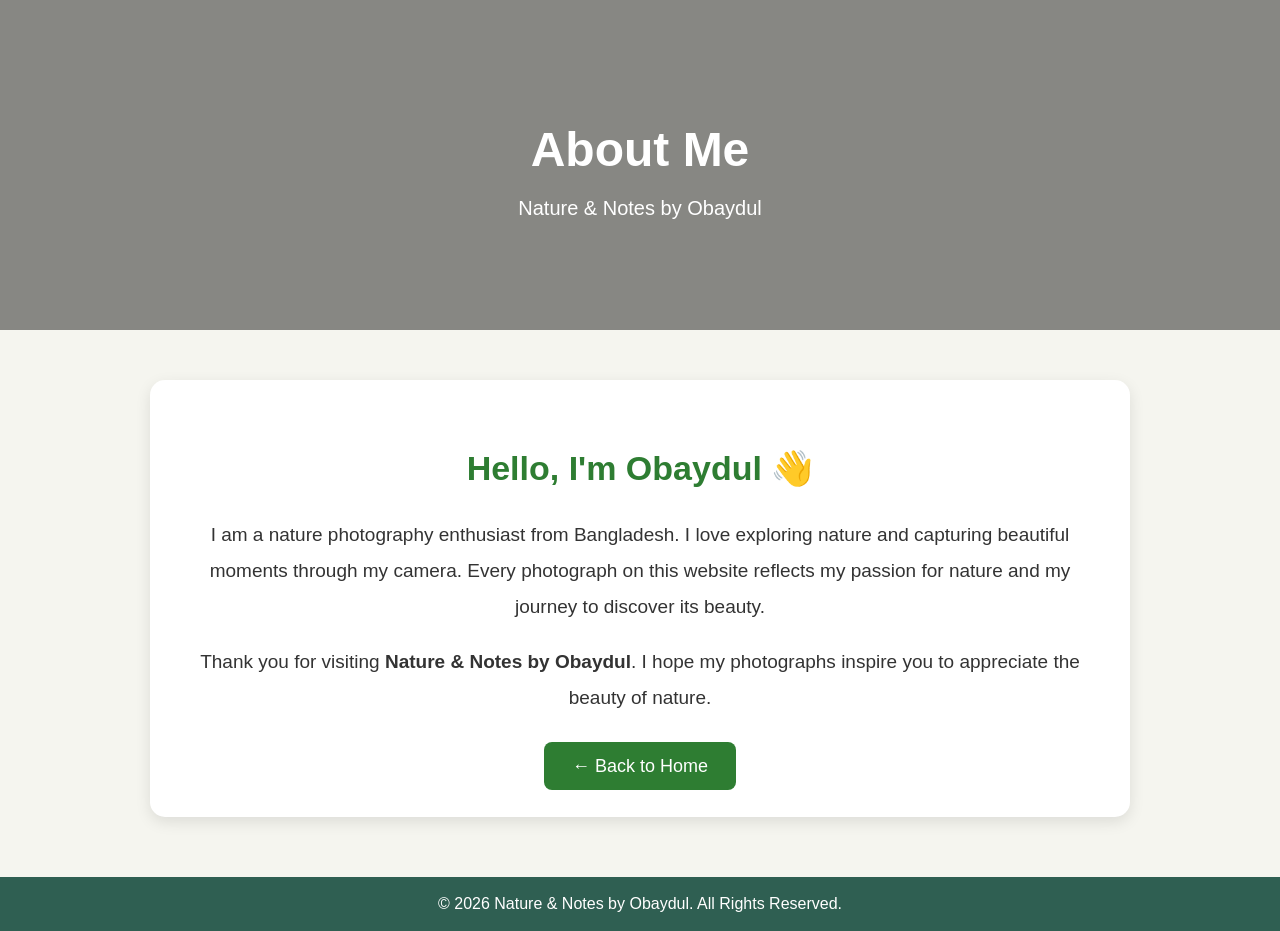
<file: about.html>
<!DOCTYPE html>
<html lang="en">
<head>
<meta charset="UTF-8">
<meta name="viewport" content="width=device-width, initial-scale=1.0">
<title>About | Nature & Notes by Obaydul</title>

<style>
body{
    margin:0;
    font-family:Arial, Helvetica, sans-serif;
    background:#f5f5ef;
    color:#333;
}

header{
    background:linear-gradient(rgba(0,0,0,.45),rgba(0,0,0,.45)),
    url("https://images.unsplash.com/photo-1506744038136-46273834b3fb?w=1600");
    background-size:cover;
    background-position:center;
    color:white;
    text-align:center;
    padding:90px 20px;
}

header h1{
    font-size:48px;
    margin-bottom:10px;
}

header p{
    font-size:20px;
}

.container{
    max-width:900px;
    margin:50px auto;
    background:white;
    padding:40px;
    border-radius:15px;
    box-shadow:0 5px 15px rgba(0,0,0,.1);
}

.container h2{
    color:#2e7d32;
    font-size:34px;
    text-align:center;
}

.container p{
    font-size:19px;
    line-height:1.9;
    text-align:center;
}

.button{
    text-align:center;
    margin-top:40px;
}

.button a{
    background:#2e7d32;
    color:white;
    text-decoration:none;
    padding:14px 28px;
    border-radius:8px;
    font-size:18px;
}

.button a:hover{
    background:#1b5e20;
}

footer{
    margin-top:60px;
    background:#2f5f52;
    color:white;
    text-align:center;
    padding:18px;
}
</style>

</head>
<body>

<header>
    <h1>About Me</h1>
    <p>Nature & Notes by Obaydul</p>
</header>

<div class="container">

<h2>Hello, I'm Obaydul 👋</h2>

<p>
I am a nature photography enthusiast from Bangladesh.
I love exploring nature and capturing beautiful moments through my camera.
Every photograph on this website reflects my passion for nature and my journey to discover its beauty.
</p>

<p>
Thank you for visiting <strong>Nature & Notes by Obaydul</strong>.
I hope my photographs inspire you to appreciate the beauty of nature.
</p>

<div class="button">
<a href="index.html">← Back to Home</a>
</div>

</div>

<footer>
© 2026 Nature & Notes by Obaydul. All Rights Reserved.
</footer>

</body>
</html>
</file>
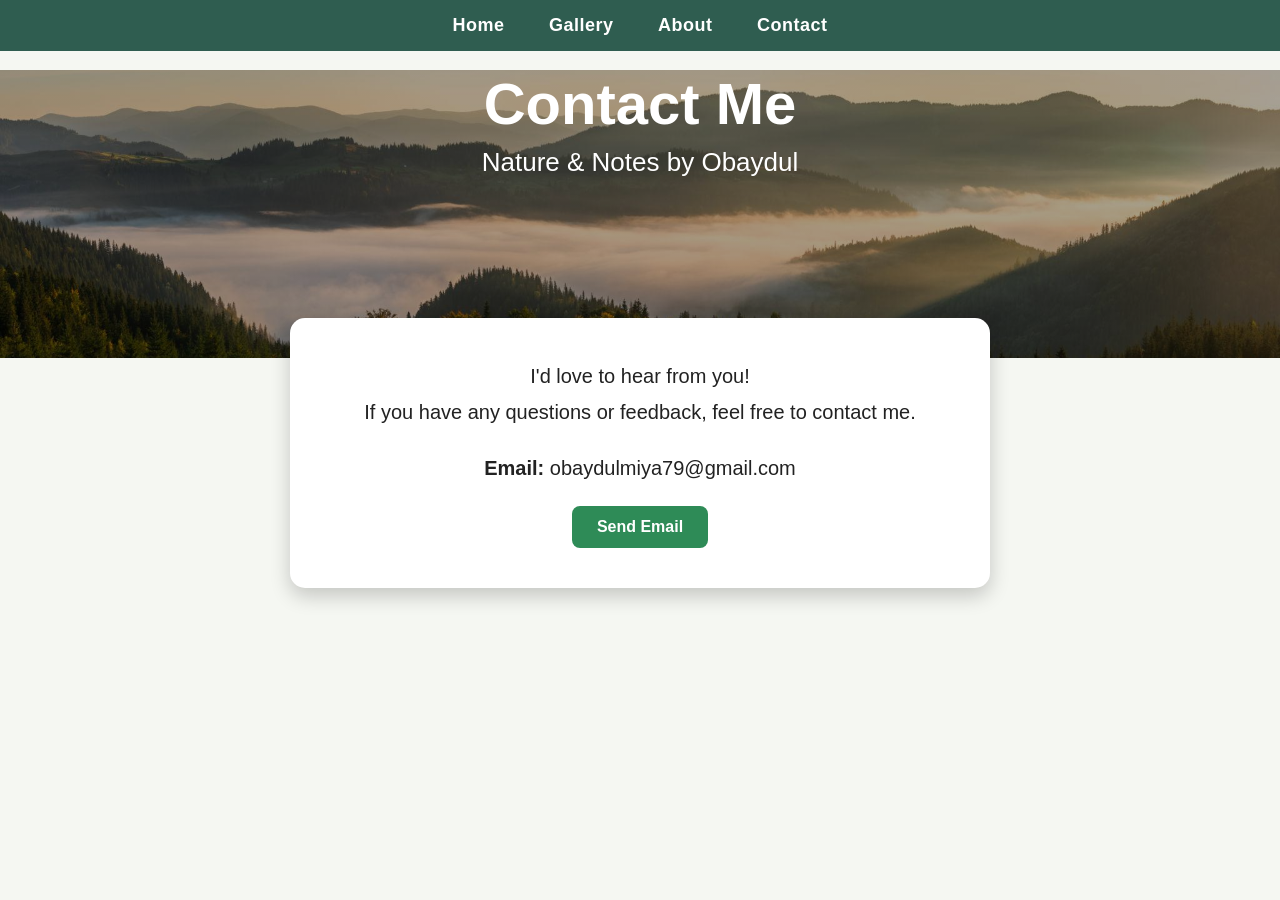
<file: contact.html>
<!DOCTYPE html>
<html lang="en">
<head>
    <meta charset="UTF-8">
    <meta name="viewport" content="width=device-width, initial-scale=1.0">
    <title>Contact - Nature's Notes by Obaydul</title>
    <link rel="stylesheet" href="style.css">
</head>
<body class="contact-page">

<header>
    <nav>
        <a href="index.html">Home</a>
        <a href="gallery.html">Gallery</a>
        <a href="about.html">About</a>
        <a href="contact.html">Contact</a>
    </nav>

    <h1>Contact Me</h1>
    <p>Nature & Notes by Obaydul</p>
</header>

<section class="contact">

    <p>
        I'd love to hear from you!<br>
        If you have any questions or feedback, feel free to contact me.
    </p>

    <p><strong>Email:</strong> obaydulmiya79@gmail.com</p>

    <a href="mailto:obaydulmiya79@gmail.com" class="btn">
        Send Email
    </a>

</section>

</body>
</html>
</file>
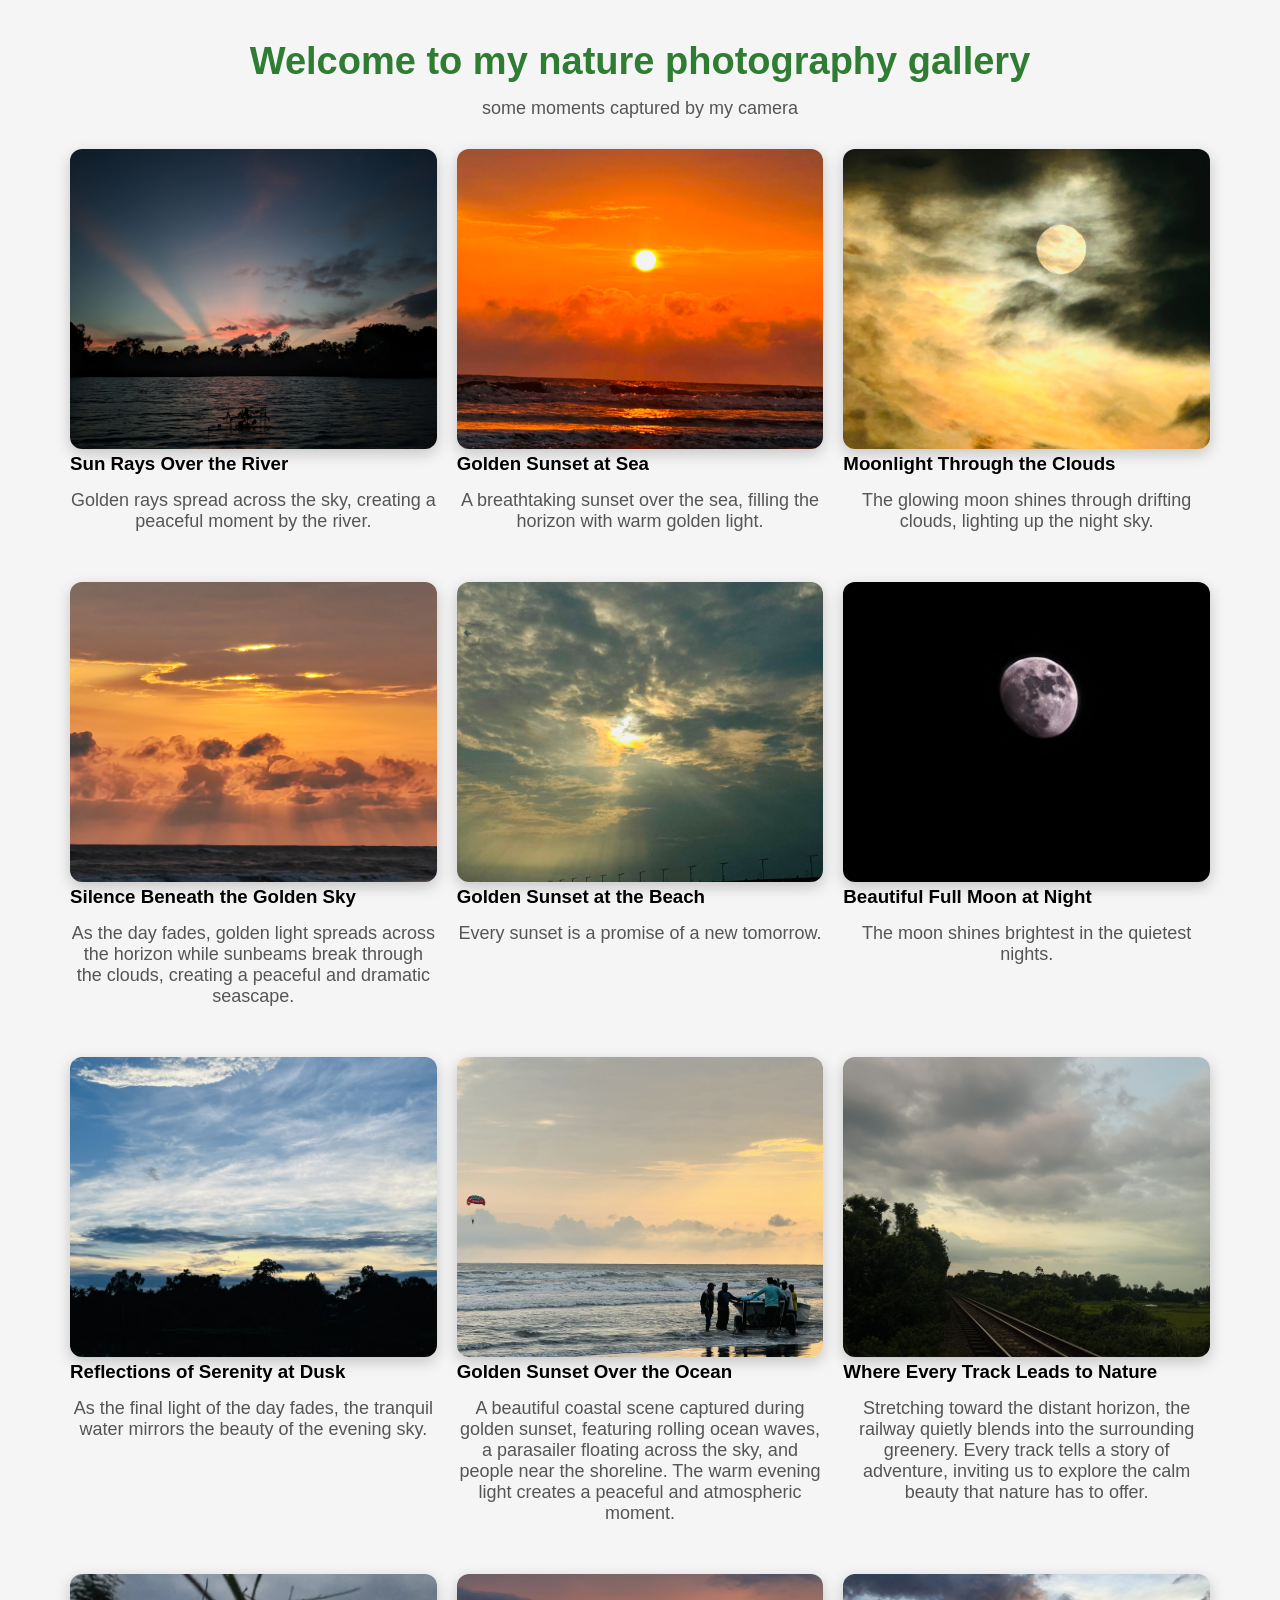
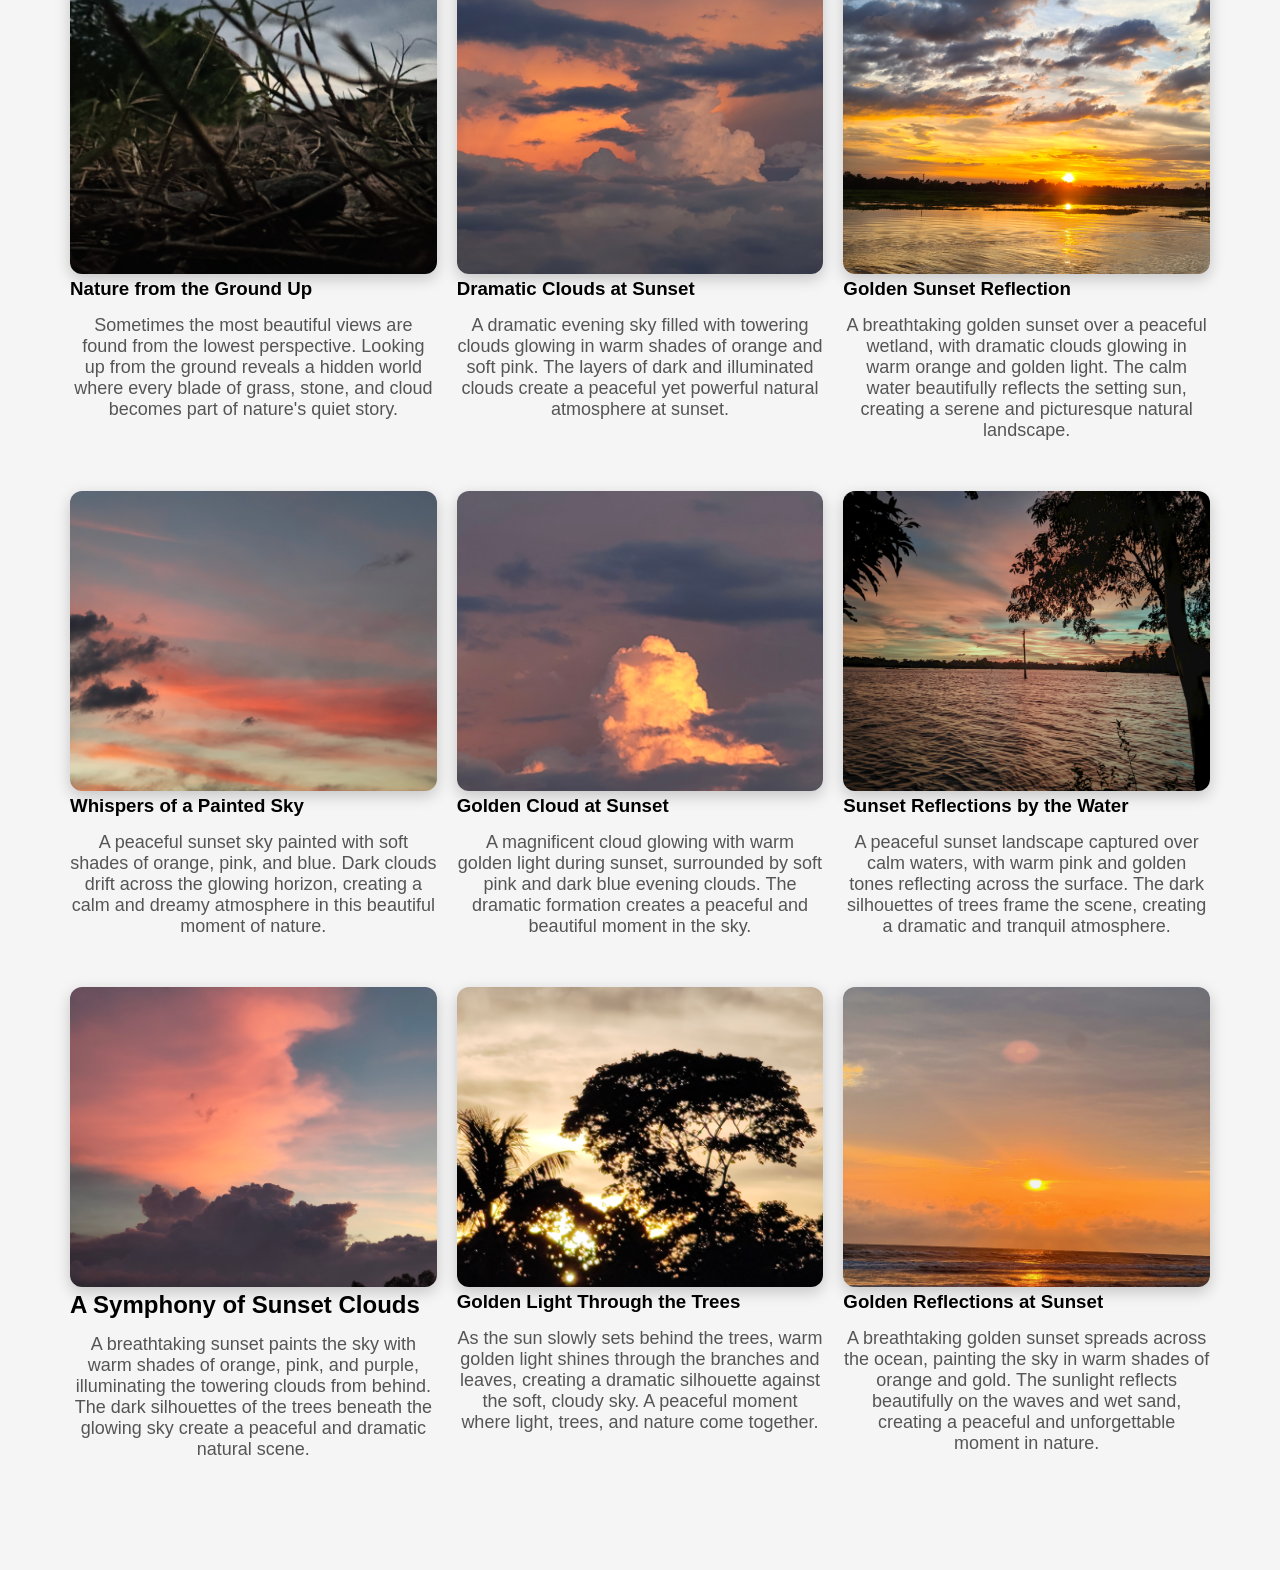
<file: gallery.html>
<!DOCTYPE html>
<html lang="en">
<head>
    <meta charset="UTF-8">
    <meta name="viewport" content="width=device-width, initial-scale=1.0">
    <title>Photo Gallery | Nature's Notes by Obaydul</title>

    <style>
        *{
            margin:0;
            padding:0;
            box-sizing:border-box;
        }

        body{
            font-family:Arial, sans-serif;
            background:#f5f5f5;
        }

        h1{
            text-align:center;
            margin-top:40px;
            font-size:38px;
            color:#2e7d32;
        }

        p{
            text-align:center;
            color:#555;
            margin:15px 0 30px;
            font-size:18px;
        }

        .gallery{
            width:95%;
            max-width:1200px;
            margin:auto;
            display:grid;
            grid-template-columns:repeat(auto-fit,minmax(300px,1fr));
            gap:20px;
            padding-bottom:40px;
        }
        .gallery img{
            width:100%;
            height:300px;
            object-fit:cover;
            border-radius:12px;
            box-shadow:0 5px 15px rgba(0,0,0,.2);
            transition:0.3s;
            cursor:pointer;
        }

        .gallery img:hover{
            transform:scale(1.05);
            
 </style>
</head>

<body>

<h1>Welcome to my nature photography gallery </h1>

<p>some moments captured by my camera</p>

<div class="gallery">

<div class="gallery">

    <div class="gallery-item">
        <img src="nature1.jpg" alt="Sun Rays Over the River">
        <div class="overlay">
            <h3>Sun Rays Over the River</h3>
            <p>Golden rays spread across the sky, creating a peaceful moment by the river.</p>
        </div>
    </div>

    <div class="gallery-item">
        <img src="nature2.jpg" alt="Golden Sunset at Sea">
        <div class="overlay">
            <h3>Golden Sunset at Sea</h3>
            <p>A breathtaking sunset over the sea, filling the horizon with warm golden light.</p>
        </div>
    </div>

    <div class="gallery-item">
        <img src="nature3.jpg" alt="Moonlight Through the Clouds">
        <div class="overlay">
            <h3>Moonlight Through the Clouds</h3>
            <p>The glowing moon shines through drifting clouds, lighting up the night sky.</p>
        </div>
    </div>

    <div class="gallery-item">
        <img src="nature4.jpg" alt="Silence Beneath the Golden Sky">
        <div class="overlay">
            <h3>Silence Beneath the Golden Sky</h3>
            <p>As the day fades, golden light spreads across the horizon while sunbeams break through the clouds, creating a peaceful and dramatic seascape.</p>
        </div>
    </div>

    <div class="gallery-item">
        <img src="nature5.jpg" alt="Golden Sunset at the Beach">
        <div class="overlay">
            <h3>Golden Sunset at the Beach</h3>
            <p>Every sunset is a promise of a new tomorrow.</p>
        </div>
    </div>

    <div class="gallery-item">
        <img src="nature6.jpg" alt="Beautiful Full Moon at Night">
        <div class="overlay">
            <h3>Beautiful Full Moon at Night</h3>
            <p>The moon shines brightest in the quietest nights.</p>
        </div>
    </div>

    <div class="gallery-item">
        <img src="nature7.jpg" alt="Reflections of Serenity at Dusk">
        <div class="overlay">
            <h3>Reflections of Serenity at Dusk</h3>
            <p>As the final light of the day fades, the tranquil water mirrors the beauty of the evening sky.</p>
        </div>
    </div>

    <div class="gallery-item">
        <img src="nature8.jpg" alt="Golden Sunset Over the Ocean">
        <div class="overlay">
            <h3>Golden Sunset Over the Ocean</h3>
            <p>A beautiful coastal scene captured during golden sunset, featuring rolling ocean waves, a parasailer floating across the sky, and people near the shoreline. The warm evening light creates a peaceful and atmospheric moment.</p>
        </div>
    </div>

    <div class="gallery-item">
        <img src="nature9.jpg" alt="Where Every Track Leads to Nature">
        <div class="overlay">
            <h3>Where Every Track Leads to Nature</h3>
            <p>Stretching toward the distant horizon, the railway quietly blends into the surrounding greenery. Every track tells a story of adventure, inviting us to explore the calm beauty that nature has to offer.</p>
        </div>
    </div>

    <div class="gallery-item">
        <img src="nature10.jpg" alt="Nature from the Ground Up">
        <div class="overlay">
            <h3>Nature from the Ground Up</h3>
            <p>Sometimes the most beautiful views are found from the lowest perspective. Looking up from the ground reveals a hidden world where every blade of grass, stone, and cloud becomes part of nature's quiet story.</p>
        </div>
    </div>
    <div class="gallery-item">
        <img src="nature11.jpg" alt="Dramatic Clouds at Sunset">
        <div class="overlay">
            <h3>Dramatic Clouds at Sunset</h3>
            <p>A dramatic evening sky filled with towering clouds glowing in warm shades of orange and soft pink. The layers of dark and illuminated clouds create a peaceful yet powerful natural atmosphere at sunset.</p>
        </div>
    </div>
    <div class="gallery-item">
        <img src="nature12.jpg" alt="Golden Sunset Reflection">
        <div class="overlay">
            <h3>Golden Sunset Reflection</h3>
            <p>A breathtaking golden sunset over a peaceful wetland, with dramatic clouds glowing in warm orange and golden light. The calm water beautifully reflects the setting sun, creating a serene and picturesque natural landscape.</p>
        </div>
    </div>
    <div class="gallery-item">

    <img src="nature13.jpg" alt="Whispers of a Painted Sky">

    <div class="overlay">

        <h3>Whispers of a Painted Sky</h3>

        <p>A peaceful sunset sky painted with soft shades of orange, pink, and blue. Dark clouds drift across the glowing horizon, creating a calm and dreamy atmosphere in this beautiful moment of nature.</p>

    </div>

</div>
    <div class="gallery-item">
    <img src="nature14.jpg" alt="Golden Cloud at Sunset">

    <div class="overlay">
        <h3>Golden Cloud at Sunset</h3>
        <p>A magnificent cloud glowing with warm golden light during sunset, surrounded by soft pink and dark blue evening clouds. The dramatic formation creates a peaceful and beautiful moment in the sky.</p>
    </div>
</div>
    <div class="gallery-item">
    <img src="nature15.jpg" alt="Sunset Reflections by the Water">

    <div class="overlay">
        <h3>Sunset Reflections by the Water</h3>
        <p>A peaceful sunset landscape captured over calm waters, with warm pink and golden tones reflecting across the surface. The dark silhouettes of trees frame the scene, creating a dramatic and tranquil atmosphere.</p>
    </div>
</div>
    <div class="gallery-item">
    <img src="nature16.jpg" alt="A Symphony of Sunset Clouds">

    <div class="overlay">
        <h2>A Symphony of Sunset Clouds</h2>

        <p>
            A breathtaking sunset paints the sky with warm shades of orange,
            pink, and purple, illuminating the towering clouds from behind.
            The dark silhouettes of the trees beneath the glowing sky create
            a peaceful and dramatic natural scene.
        </p>
    </div>
</div>
    <div class="gallery-item">

    <img src="nature17.jpg" alt="Golden Light Through the Trees">

    <div class="overlay">

        <h3>Golden Light Through the Trees</h3>

        <p>
            As the sun slowly sets behind the trees, warm golden light shines
            through the branches and leaves, creating a dramatic silhouette
            against the soft, cloudy sky. A peaceful moment where light,
            trees, and nature come together.
        </p>

    </div>

</div>
    
<div class="gallery-item">

    <img src="nature18.jpg" alt="Golden Reflections at Sunset">

    <div class="overlay">

        <h3>Golden Reflections at Sunset</h3>

        <p>
            A breathtaking golden sunset spreads across the ocean,
            painting the sky in warm shades of orange and gold.
            The sunlight reflects beautifully on the waves and wet
            sand, creating a peaceful and unforgettable moment in nature.
        </p>

    </div>

</div>

</body>
</html>
</file>
<file: style.css>
/* Reset */
* {
    margin: 0;
    padding: 0;
    box-sizing: border-box;
}

/* Body */
body {
    font-family: Arial, sans-serif;
    background: #f5f7f2;
    color: #222;
}

/* Navigation */
nav {
    background: transparent;
    padding: 15px;
    text-align: center;

    position: absolute;
    top: 0;
    left: 0;
    width: 100%;
    z-index: 1000;
}

nav a {
    color: white;
    text-decoration: none;
    margin: 0 20px;
    font-size: 22px;
    font-weight: bold;
    letter-spacing: 0.5px;
    transition: 0.3s;
}

nav a:hover {
    color: #ffd700;
}

/* Header */
header {
    background-image:
        linear-gradient(rgba(0,0,0,0.30), rgba(0,0,0,0.30)),
        url("background.jpg");

    background-size: cover;
    background-position: center;
    background-repeat: no-repeat;

    color: white;
    text-align: center;
    padding: 180px 20px;
}

header h1 {
    font-size: 60px;
    margin-bottom: 15px;
}
header p {
    font-size: 24px;
}

/* Container */
.container {
    max-width: 1000px;
    margin: auto;
    padding: 20px;
}

/* Post */
.post {
    background: white;
    padding: 20px;
    margin: 20px 0;
    border-radius: 12px;
}

/* Gallery */
.gallery {
    display: grid;
    grid-template-columns: repeat(auto-fit, minmax(250px, 1fr));
    gap: 15px;
}

.gallery img {
    width: 100%;
    height: 250px;
    object-fit: cover;
    border-radius: 10px;
}

/* Contact Page */
.contact {
    max-width: 700px;
    margin: -40px auto 60px;
    padding: 40px;
    background: white;
    text-align: center;
    border-radius: 15px;
    box-shadow: 0 8px 20px rgba(0,0,0,0.2);
}

.contact h2 {
    font-size: 36px;
    color: #2e8b57;
    margin-bottom: 20px;
}

.contact p {
    font-size: 20px;
    line-height: 1.8;
    margin-bottom: 20px;
}

/* Button */
.btn {
    display: inline-block;
    padding: 12px 25px;
    background: #2e8b57;
    color: white;
    text-decoration: none;
    border-radius: 8px;
    font-weight: bold;
    transition: 0.3s;
}

.btn:hover {
    background: #256d46;
}

/* Footer */
footer {
    text-align: center;
    background: #2f5d50;
    color: white;
    padding: 20px;
    margin-top: 40px;
}
/* Contact Page */

.contact-page header {
    background-image: linear-gradient(rgba(0,0,0,0.35), rgba(0,0,0,0.35)),
                      url("contact-bg.jpg");
    background-size: cover;
    background-position: center;
    background-repeat: no-repeat;

    text-align: center;
    color: white;

    padding: 180px 20px;
    padding-top: 0;
}
.contact-page h1 {
    font-size: 58px;
    color: white;
    margin-top: 70px;
    margin-bottom: 10px;
}

.contact-page > header p {
    color: white;
    font-size: 26px;
}

.contact-page nav {
    background: #2f5d50;
    padding: 15px;
    text-align: center;
}

.contact-page nav a {
    color: white;
    text-decoration: none;
    margin: 0 20px;
    font-size: 20px;
    font-weight: bold;
}

.contact-page nav a {
    color: white;
    text-decoration: none;
    font-size: 18px;
    font-weight: bold;
    transition: 0.3s;
}

.contact-page nav a:hover {
    color: #90ee90;
}

.contact-page main {
    text-align: center;
    padding: 40px 20px;
}

.gallery-item {
    position: relative;
    overflow: hidden;
    border-radius: 10px;
}

.gallery-item img {
    display: block;
    width: 100%;
    height: 250px;
    object-fit: cover;
    transition: transform 0.4s ease;
}

.gallery-item:hover img {
    transform: scale(1.05);
}

.overlay {
    position: absolute;
    bottom: 0;
    left: 0;
    width: 100%;
    padding: 20px;
    background: linear-gradient(to top, rgba(0,0,0,0.8), transparent);
    color: white;
    opacity: 0;
    transition: opacity 0.3s ease;
}

.gallery-item:hover .overlay {
    opacity: 1;
}

.overlay h3 {
    margin-bottom: 8px;
    font-size: 20px;
}

.overlay p {
    font-size: 14px;
    line-height: 1.5;
}
</file>
